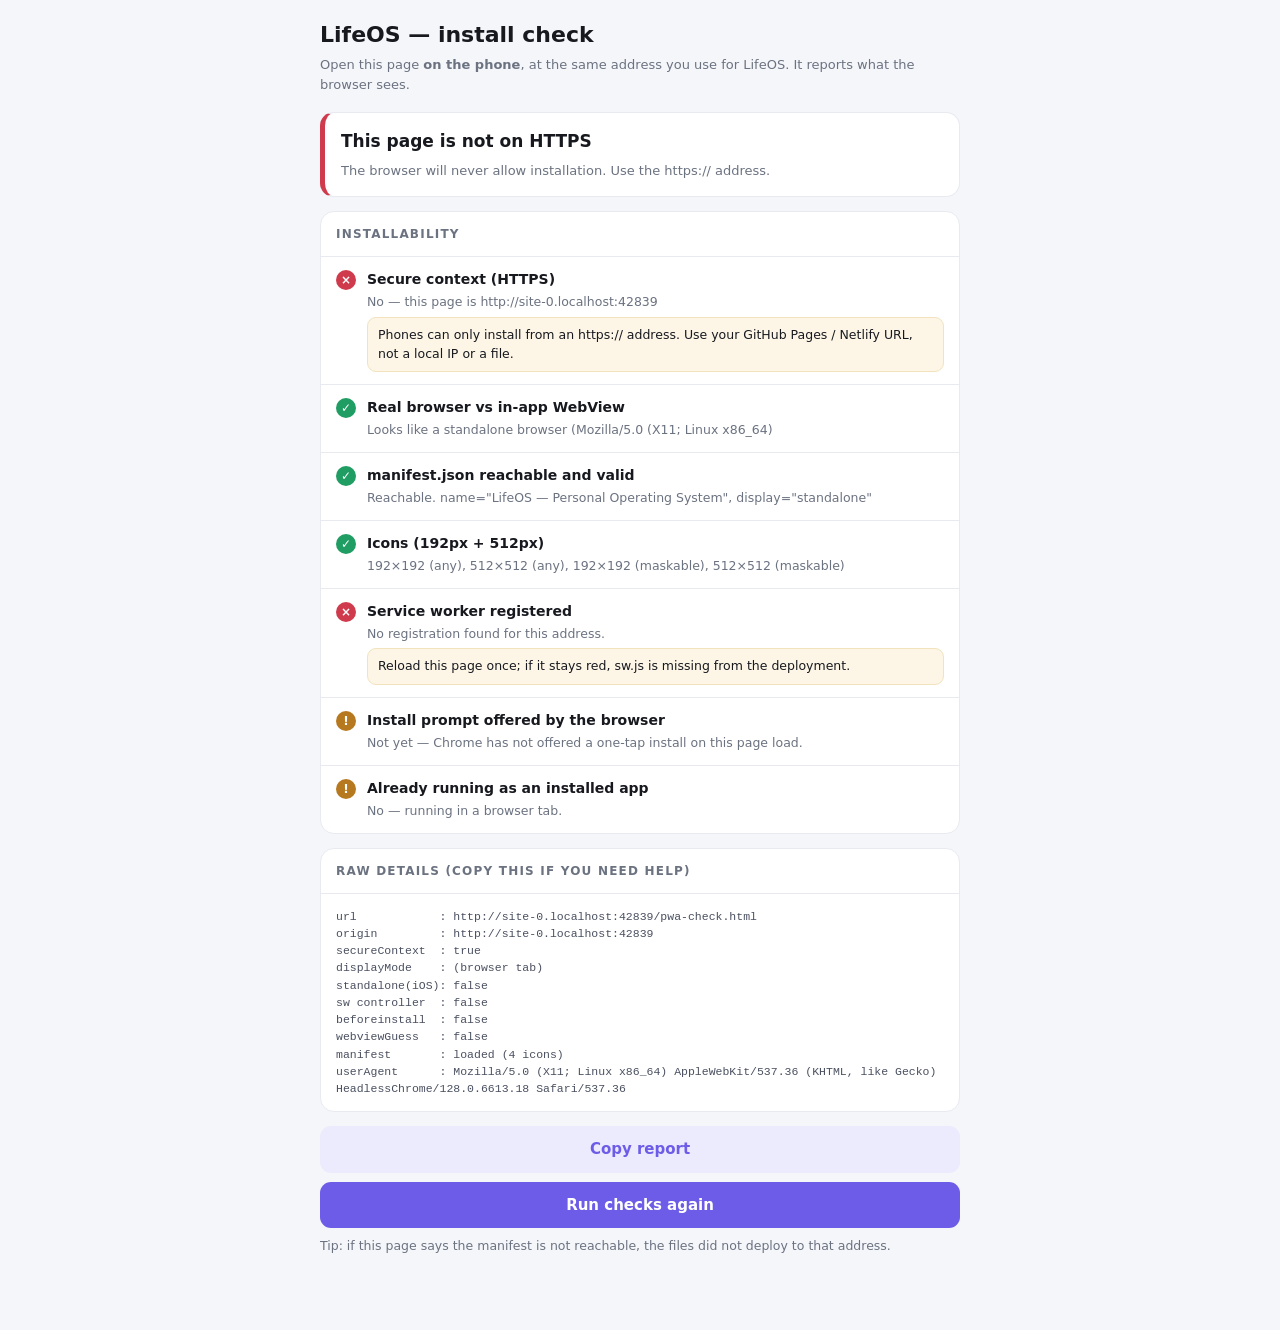
<file: pwa-check.html>
<!doctype html>
<html lang="en">
  <head>
    <meta charset="UTF-8" />
    <meta name="viewport" content="width=device-width, initial-scale=1.0, viewport-fit=cover" />
    <meta name="theme-color" content="#6c5ce7" />
    <title>LifeOS — install check</title>
    <style>
      :root {
        --bg: #f5f6fa;
        --surface: #fff;
        --text: #17191f;
        --muted: #6b7280;
        --line: #e8eaf0;
        --ok: #1f9d63;
        --warn: #b7791f;
        --bad: #cf3b4c;
        --accent: #6c5ce7;
      }
      * { box-sizing: border-box; }
      body {
        margin: 0;
        padding: 18px 14px 60px;
        font: 15px/1.5 -apple-system, system-ui, "Segoe UI", Roboto, sans-serif;
        background: var(--bg);
        color: var(--text);
      }
      .wrap { max-width: 640px; margin: 0 auto; }
      h1 { font-size: 22px; margin: 0 0 4px; }
      .sub { color: var(--muted); font-size: 13px; margin: 0 0 18px; }
      .verdict {
        padding: 16px;
        border-radius: 14px;
        background: var(--surface);
        border: 1px solid var(--line);
        margin-bottom: 14px;
      }
      .verdict strong { display: block; font-size: 17px; margin-bottom: 6px; }
      .verdict p { margin: 0; font-size: 13px; color: var(--muted); }
      .verdict.ok { border-left: 5px solid var(--ok); }
      .verdict.warn { border-left: 5px solid var(--warn); }
      .verdict.bad { border-left: 5px solid var(--bad); }
      .card {
        background: var(--surface);
        border: 1px solid var(--line);
        border-radius: 14px;
        overflow: hidden;
        margin-bottom: 14px;
      }
      .card > h2 {
        font-size: 12px;
        letter-spacing: 1.2px;
        text-transform: uppercase;
        color: var(--muted);
        margin: 0;
        padding: 13px 15px;
        border-bottom: 1px solid var(--line);
      }
      .row {
        display: flex;
        gap: 11px;
        padding: 12px 15px;
        border-bottom: 1px solid var(--line);
        align-items: flex-start;
      }
      .row:last-child { border-bottom: 0; }
      .dot {
        flex: none;
        width: 20px;
        height: 20px;
        border-radius: 50%;
        display: grid;
        place-items: center;
        font-size: 12px;
        font-weight: 700;
        color: #fff;
        margin-top: 1px;
      }
      .dot.ok { background: var(--ok); }
      .dot.warn { background: var(--warn); }
      .dot.bad { background: var(--bad); }
      .dot.run { background: #c3c8d4; }
      .row .body { min-width: 0; flex: 1; }
      .row .name { font-weight: 600; font-size: 14px; }
      .row .detail { font-size: 12.5px; color: var(--muted); margin-top: 3px; word-break: break-word; }
      .row .fix {
        font-size: 12.5px;
        margin-top: 5px;
        padding: 8px 10px;
        border-radius: 9px;
        background: #fdf6e7;
        border: 1px solid #f2e3bd;
      }
      pre {
        margin: 0;
        padding: 14px 15px;
        font-size: 11.5px;
        line-height: 1.5;
        overflow-x: auto;
        white-space: pre-wrap;
        word-break: break-word;
        color: #4a5060;
      }
      button {
        font: inherit;
        font-weight: 600;
        border: 0;
        border-radius: 11px;
        padding: 12px 15px;
        background: var(--accent);
        color: #fff;
        cursor: pointer;
        width: 100%;
        margin-bottom: 9px;
      }
      button.ghost { background: #eceafd; color: var(--accent); }
      a { color: var(--accent); }
      .hint { font-size: 12.5px; color: var(--muted); margin: 0 0 14px; }
    </style>
  </head>
  <body>
    <div class="wrap">
      <h1>LifeOS — install check</h1>
      <p class="sub">
        Open this page <strong>on the phone</strong>, at the same address you use for
        LifeOS. It reports what the browser sees.
      </p>

      <div class="verdict" id="verdict">
        <strong>Running checks…</strong>
        <p>&nbsp;</p>
      </div>

      <div class="card" id="installCard">
        <h2>Installability</h2>
        <div class="row" data-check="context">
          <span class="dot run">•</span>
          <div class="body">
            <div class="name">Secure context (HTTPS)</div>
            <div class="detail">…</div>
          </div>
        </div>
        <div class="row" data-check="webview">
          <span class="dot run">•</span>
          <div class="body">
            <div class="name">Real browser vs in-app WebView</div>
            <div class="detail">…</div>
          </div>
        </div>
        <div class="row" data-check="manifest">
          <span class="dot run">•</span>
          <div class="body">
            <div class="name">manifest.json reachable and valid</div>
            <div class="detail">…</div>
          </div>
        </div>
        <div class="row" data-check="icons">
          <span class="dot run">•</span>
          <div class="body">
            <div class="name">Icons (192px + 512px)</div>
            <div class="detail">…</div>
          </div>
        </div>
        <div class="row" data-check="sw">
          <span class="dot run">•</span>
          <div class="body">
            <div class="name">Service worker registered</div>
            <div class="detail">…</div>
          </div>
        </div>
        <div class="row" data-check="prompt">
          <span class="dot run">•</span>
          <div class="body">
            <div class="name">Install prompt offered by the browser</div>
            <div class="detail">…</div>
          </div>
        </div>
        <div class="row" data-check="installed">
          <span class="dot run">•</span>
          <div class="body">
            <div class="name">Already running as an installed app</div>
            <div class="detail">…</div>
          </div>
        </div>
      </div>

      <div class="card">
        <h2>Raw details (copy this if you need help)</h2>
        <pre id="raw">…</pre>
      </div>

      <button id="copyBtn" class="ghost" type="button">Copy report</button>
      <button id="retryBtn" type="button">Run checks again</button>
      <p class="hint">
        Tip: if this page says the manifest is not reachable, the files did not
        deploy to that address.
      </p>
    </div>

    <script>
      (function () {
        "use strict";
        var results = {};
        var manifestData = null;
        var promptFired = false;
        var promptDismissed = false;

        // The browser only fires this once, and possibly before/after our
        // checks run, so watch for it the whole time the page is open.
        window.addEventListener("beforeinstallprompt", function () {
          promptFired = true;
          paint("prompt", "ok", "Yes — the browser offered a one-tap install.", "");
          refreshVerdict();
        });
        window.addEventListener("appinstalled", function () {
          paint("installed", "ok", "It just got installed from this page.", "");
        });

        function paint(key, state, detail, fix) {
          results[key] = { state: state, detail: detail, fix: fix || "" };
          var row = document.querySelector('[data-check="' + key + '"]');
          if (!row) return;
          var dot = row.querySelector(".dot");
          dot.className = "dot " + state;
          dot.textContent = state === "ok" ? "✓" : state === "warn" ? "!" : state === "bad" ? "×" : "•";
          row.querySelector(".detail").textContent = detail;
          var existing = row.querySelector(".fix");
          if (existing) existing.remove();
          if (fix) {
            var p = document.createElement("div");
            p.className = "fix";
            p.textContent = fix;
            row.querySelector(".body").appendChild(p);
          }
        }

        function verdict(state, title, line) {
          var v = document.getElementById("verdict");
          v.className = "verdict " + state;
          v.querySelector("strong").textContent = title;
          v.querySelector("p").textContent = line;
        }

        function refreshVerdict() {
          if (results.context && results.context.state === "bad") {
            verdict("bad", "This page is not on HTTPS", "The browser will never allow installation. Use the https:// address.");
            return;
          }
          if (results.webview && results.webview.state === "bad") {
            verdict("bad", "You are inside an in-app browser", "Installation is blocked here. Open this address in Chrome itself (see the fix below).");
            return;
          }
          if (results.manifest && results.manifest.state === "bad") {
            verdict("bad", "manifest.json is missing", "The app files are not deployed at this address, so the browser sees no app to install.");
            return;
          }
          if (results.installed && results.installed.state === "ok") {
            verdict("ok", "LifeOS is already installed", "You are running the installed app — nothing more to do.");
            return;
          }
          if (results.sw && results.sw.state === "bad") {
            verdict("bad", "Service worker not registered", "Without it Chrome will not offer installation. Reload once, then check again.");
            return;
          }
          if (promptFired) {
            verdict("ok", "This browser offers installation", "Chrome has offered a one-tap install. Look for “Install app” in the ⋮ menu, or reload and use the in-app banner.");
            return;
          }
          verdict(
            "warn",
            "Everything checks out, but Chrome has not offered install yet",
            "This is usually a first-visit state: Chrome offers one-tap install only after it has cached the app. Reload this page once, then check the ⋮ menu again."
          );
        }

        function fetchJson(url) {
          return fetch(url, { cache: "no-store" }).then(function (r) {
            if (!r.ok) throw new Error("HTTP " + r.status);
            return r.json();
          });
        }

        function measureImage(url) {
          return new Promise(function (resolve) {
            var img = new Image();
            img.onload = function () {
              resolve({ ok: true, w: img.naturalWidth, h: img.naturalHeight });
            };
            img.onerror = function () {
              resolve({ ok: false });
            };
            img.src = url;
          });
        }

        function isLikelyWebView() {
          var ua = navigator.userAgent || "";
          // Real Chrome Android identifies as "Chrome/…"; in-app browsers either
          // strip that token or add their own, and Custom Tabs hide it via
          // "wv" / the absence of a full Chrome version.
          var inAppTokens = /(FBAN|FBAV|FB_IAB|Instagram|Line\/|WhatsApp|Twitter|TikTok|Snapchat|Pinterest|GSA\/|; wv\))/i;
          if (inAppTokens.test(ua)) return true;
          var isAndroid = /Android/i.test(ua);
          var hasFullChrome = /Chrome\/\d+/i.test(ua) && !/\bwv\b/i.test(ua);
          return isAndroid && !hasFullChrome;
        }

        function fullscreenMode() {
          var modes = ["standalone", "minimal-ui", "fullscreen", "window-controls-overlay"];
          for (var i = 0; i < modes.length; i++) {
            try {
              if (window.matchMedia("(display-mode: " + modes[i] + ")").matches) return modes[i];
            } catch (e) {}
          }
          return null;
        }

        function run() {
          var base = new URL(".", window.location.href).href;

          // 1. secure context
          var secure = window.isSecureContext && window.location.protocol === "https:";
          var localhost = /^(localhost|127\.0\.0\.1)$/.test(window.location.hostname);
          if (secure) paint("context", "ok", "Yes — " + window.location.origin, "");
          else if (localhost) paint("context", "warn", "http://localhost — installable for testing, but not from a phone.", "");
          else
            paint("context", "bad", "No — this page is " + window.location.protocol + "//" + window.location.host,
              "Phones can only install from an https:// address. Use your GitHub Pages / Netlify URL, not a local IP or a file.");

          // 2. webview
          if (isLikelyWebView()) {
            paint("webview", "bad", "Looks like an in-app browser (WebView / Custom Tab).",
              "Tap ⋮ and choose “Open in Chrome”. If that entry is missing, copy this address and paste it into the real Chrome app's address bar.");
          } else {
            paint("webview", "ok", "Looks like a standalone browser (" + (navigator.userAgent.split(") ")[0] || "?") + ")", "");
          }

          // 3. installed / display mode
          var mode = fullscreenMode();
          var iosStandalone = window.navigator.standalone === true;
          if (mode || iosStandalone) {
            paint("installed", "ok", "Yes — display-mode is " + (mode || "standalone") + ".", "");
          } else {
            paint("installed", "warn", "No — running in a browser tab.", "");
          }

          // 4. manifest
          fetchJson(base + "manifest.json")
            .then(function (m) {
              manifestData = m;
              var missing = ["name", "start_url", "display", "icons"].filter(function (k) {
                return !m[k];
              });
              if (missing.length) {
                paint("manifest", "bad", "Loaded, but missing: " + missing.join(", "),
                  "Re-upload the corrected manifest.json."); 
              } else if (["standalone", "fullscreen", "minimal-ui", "window-controls-overlay"].indexOf(m.display) < 0) {
                paint("manifest", "bad", 'Reachable, but display is "' + m.display + '".', "display must be standalone or similar.");
              } else {
                paint("manifest", "ok", 'Reachable. name="' + m.name + '", display="' + m.display + '"', "");

                // 5. icons
                var icons = (m.icons || []).map(function (i) {
                  return { src: new URL(i.src, base + "manifest.json").href, sizes: i.sizes, purpose: i.purpose || "any" };
                });
                if (!icons.length) {
                  paint("icons", "bad", "The manifest lists no icons.", "Chrome needs a 192px and a 512px icon.");
                  return;
                }
                return Promise.all(
                  icons.map(function (i) {
                    return measureImage(i.src).then(function (r) {
                      return { declared: i.sizes, purpose: i.purpose, measured: r, src: i.src };
                    });
                  })
                ).then(function (all) {
                  var broken = all.filter(function (i) { return !i.measured.ok; });
                  var bigEnough = all.some(function (i) {
                    return i.measured.ok && i.measured.w >= 192 && /any/.test(i.purpose);
                  });
                  var summary = all
                    .map(function (i) {
                      return (i.measured.ok ? i.measured.w + "×" + i.measured.h : "FAILED") + " (" + i.purpose + ")";
                    })
                    .join(", ");
                  if (broken.length) {
                    paint("icons", "bad", "Could not load: " + broken.map(function (i) { return i.src; }).join(", "),
                      "The icon files are missing from the deployment.");
                  } else if (!bigEnough) {
                    paint("icons", "bad", "Loaded, but none is >= 192px with purpose 'any': " + summary,
                      "Add a 192px or 512px 'any' icon.");
                  } else {
                    paint("icons", "ok", summary, "");
                  }
                });
              }
            })
            .catch(function (err) {
              paint("manifest", "bad", "Could not load " + base + "manifest.json (" + err.message + ")",
                "The file is not deployed at this address — check that manifest.json sits next to index.html.");
            })
            .then(function () {
              // 6. service worker (independent of the manifest)
              if (!("serviceWorker" in navigator)) {
                paint("sw", "bad", "This browser has no service worker support.", "Use Chrome, Edge or Samsung Internet.");
                return;
              }
              if (navigator.serviceWorker.controller) {
                paint("sw", "ok", "Registered and controlling this page.", "");
              } else {
                return navigator.serviceWorker
                  .getRegistrations()
                  .then(function (regs) {
                    if (regs && regs.length) {
                      paint("sw", "warn", "Registered, but not controlling this page yet — reload once.", "");
                    } else {
                      paint("sw", "bad", "No registration found for this address.", "Reload this page once; if it stays red, sw.js is missing from the deployment.");
                    }
                  })
                  .catch(function () {
                    paint("sw", "warn", "Could not read the registration state.", "");
                  });
              }
            })
            .then(function () {
              if (!promptFired) {
                paint("prompt", "warn", "Not yet — Chrome has not offered a one-tap install on this page load.", "");
              }
              refreshVerdict();
              writeRaw();
            });
        }

        function writeRaw() {
          var lines = [
            "url            : " + window.location.href,
            "origin         : " + window.location.origin,
            "secureContext  : " + window.isSecureContext,
            "displayMode    : " + (fullscreenMode() || "(browser tab)"),
            "standalone(iOS): " + (window.navigator.standalone === true),
            "sw controller  : " + !!(navigator.serviceWorker && navigator.serviceWorker.controller),
            "beforeinstall  : " + promptFired,
            "webviewGuess   : " + isLikelyWebView(),
            "manifest       : " + (manifestData ? "loaded (" + (manifestData.icons || []).length + " icons)" : "not loaded"),
            "userAgent      : " + navigator.userAgent,
          ];
          document.getElementById("raw").textContent = lines.join("\n");
        }

        document.getElementById("retryBtn").addEventListener("click", function () {
          window.location.reload();
        });
        document.getElementById("copyBtn").addEventListener("click", function () {
          var text = document.getElementById("raw").textContent;
          var btn = this;
          if (navigator.clipboard && navigator.clipboard.writeText) {
            navigator.clipboard.writeText(text).then(function () {
              btn.textContent = "Copied ✓";
              setTimeout(function () { btn.textContent = "Copy report"; }, 1500);
            });
          } else {
            var ta = document.createElement("textarea");
            ta.value = text;
            document.body.appendChild(ta);
            ta.select();
            document.execCommand("copy");
            ta.remove();
            btn.textContent = "Copied ✓";
            setTimeout(function () { btn.textContent = "Copy report"; }, 1500);
          }
        });

        run();
      })();
    </script>
  </body>
</html>
</file>
